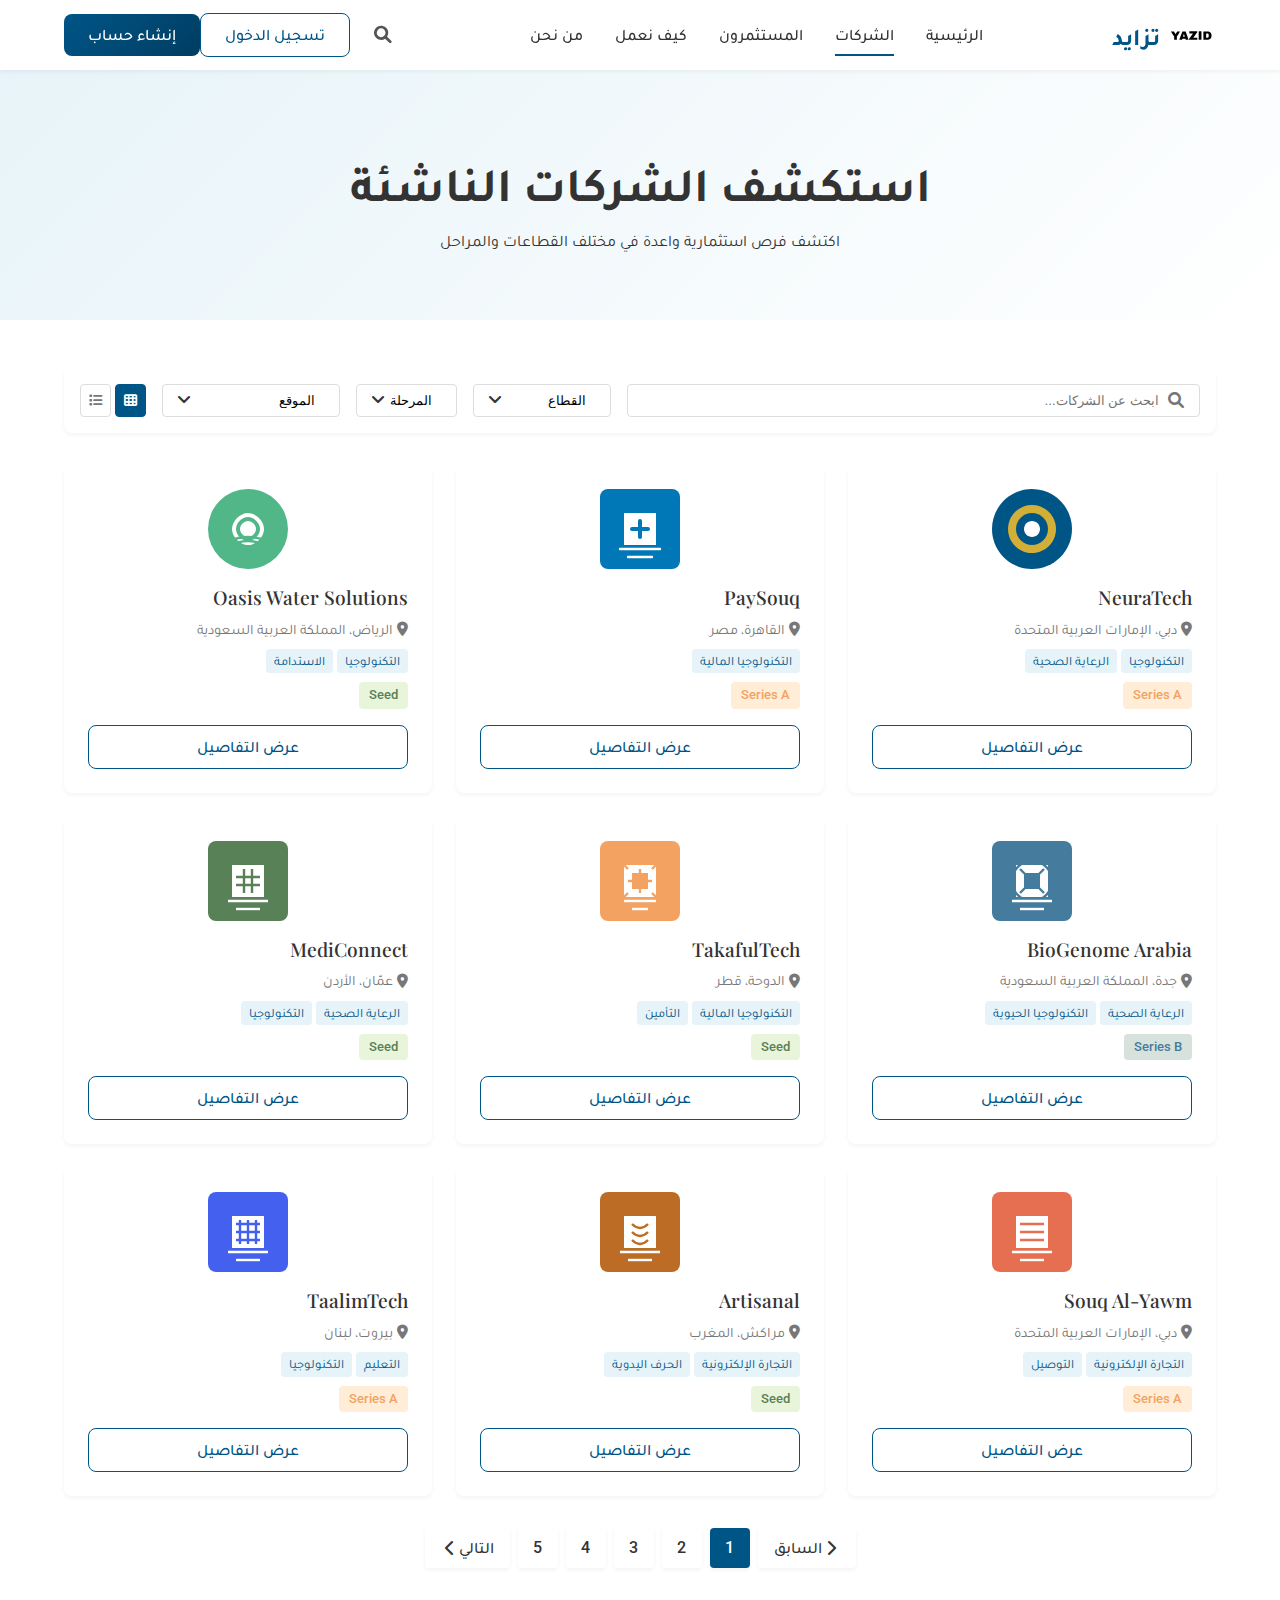
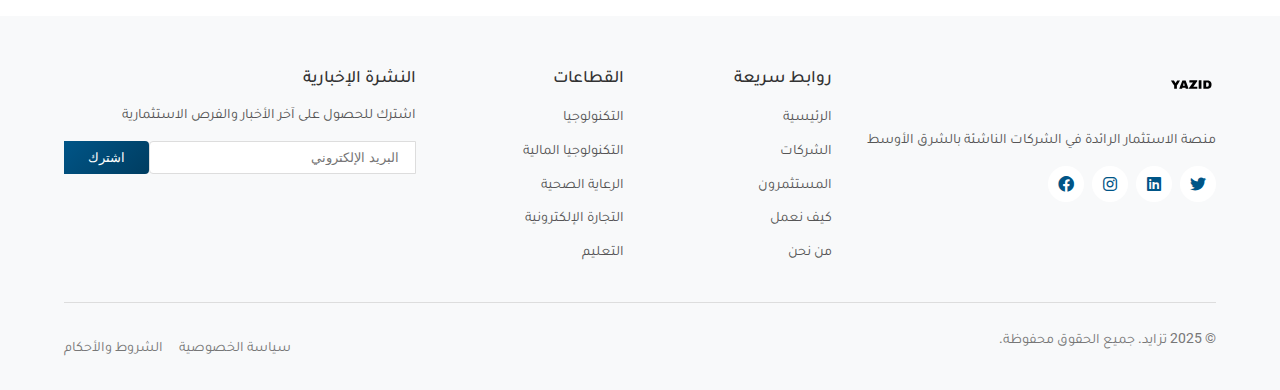
<file: companies.html>
<!DOCTYPE html>
<html lang="ar" dir="rtl">
<head>
    <meta charset="UTF-8">
    <meta name="viewport" content="width=device-width, initial-scale=1.0">
    <title>الشركات - تزايد</title>
    <link rel="stylesheet" href="css/styles.css">
    <link rel="stylesheet" href="https://cdnjs.cloudflare.com/ajax/libs/font-awesome/6.0.0/css/all.min.css">
    <!-- Google Fonts -->
    <link rel="preconnect" href="https://fonts.googleapis.com">
    <link rel="preconnect" href="https://fonts.gstatic.com" crossorigin>
    <link href="https://fonts.googleapis.com/css2?family=Playfair+Display:wght@400;500;600;700&family=Roboto:wght@300;400;500;700&family=Tajawal:wght@300;400;500;700&display=swap" rel="stylesheet">
    <style>
        /* Additional styles specific to companies page */
        .companies-header {
            padding: 150px 0 50px;
            background: linear-gradient(135deg, var(--background-blue-light) 0%, var(--background-light) 100%);
            text-align: center;
        }
        
        .filter-bar {
            background: white;
            border-radius: var(--radius-md);
            box-shadow: var(--shadow-sm);
            padding: var(--spacing-md);
            margin-bottom: var(--spacing-xl);
            display: flex;
            flex-wrap: wrap;
            gap: var(--spacing-md);
            align-items: center;
        }
        
        .filter-search {
            flex: 1;
            min-width: 250px;
            position: relative;
        }
        
        .filter-search input {
            width: 100%;
            padding: var(--spacing-sm) var(--spacing-md);
            padding-right: 40px;
            border: 1px solid #ddd;
            border-radius: var(--radius-sm);
        }
        
        .filter-search i {
            position: absolute;
            right: var(--spacing-md);
            top: 50%;
            transform: translateY(-50%);
            color: var(--text-light);
        }
        
        .filter-dropdown {
            position: relative;
        }
        
        .filter-dropdown select {
            padding: var(--spacing-sm) var(--spacing-lg) var(--spacing-sm) var(--spacing-md);
            border: 1px solid #ddd;
            border-radius: var(--radius-sm);
            background: white;
            appearance: none;
            -webkit-appearance: none;
            cursor: pointer;
        }
        
        .filter-dropdown::after {
            content: '\f107';
            font-family: 'Font Awesome 5 Free';
            font-weight: 900;
            position: absolute;
            left: var(--spacing-md);
            top: 50%;
            transform: translateY(-50%);
            pointer-events: none;
        }
        
        .view-toggle {
            display: flex;
            gap: var(--spacing-xs);
        }
        
        .view-toggle button {
            background: none;
            border: 1px solid #ddd;
            border-radius: var(--radius-sm);
            padding: var(--spacing-sm);
            cursor: pointer;
            color: var(--text-light);
            transition: all var(--transition-fast);
        }
        
        .view-toggle button.active {
            background: var(--primary-blue);
            color: white;
            border-color: var(--primary-blue);
        }
        
        .companies-grid {
            display: grid;
            grid-template-columns: repeat(3, 1fr);
            gap: var(--spacing-lg);
            margin-bottom: var(--spacing-xl);
        }
        
        .companies-list {
            display: none;
        }
        
        .companies-list .company-list-item {
            display: flex;
            background: white;
            border-radius: var(--radius-md);
            box-shadow: var(--shadow-sm);
            padding: var(--spacing-md);
            margin-bottom: var(--spacing-md);
            transition: transform var(--transition-medium), box-shadow var(--transition-medium);
        }
        
        .companies-list .company-list-item:hover {
            transform: translateY(-3px);
            box-shadow: var(--shadow-md);
        }
        
        .companies-list .company-logo {
            flex: 0 0 100px;
            height: 100px;
            margin-left: var(--spacing-lg);
            margin-bottom: 0;
        }
        
        .companies-list .company-info {
            flex: 1;
        }
        
        .companies-list .company-info h3 {
            margin-bottom: var(--spacing-xs);
        }
        
        .companies-list .company-meta {
            display: flex;
            flex-wrap: wrap;
            gap: var(--spacing-md);
            margin-bottom: var(--spacing-sm);
        }
        
        .companies-list .company-meta-item {
            display: flex;
            align-items: center;
            color: var(--text-medium);
            font-size: 0.9rem;
        }
        
        .companies-list .company-meta-item i {
            margin-left: var(--spacing-xs);
            color: var(--primary-blue);
        }
        
        .companies-list .company-description {
            margin-bottom: var(--spacing-md);
            color: var(--text-medium);
        }
        
        .companies-list .company-actions {
            display: flex;
            align-items: center;
            justify-content: space-between;
        }
        
        .companies-list .company-tags {
            display: flex;
            flex-wrap: wrap;
            gap: var(--spacing-xs);
        }
        
        .pagination {
            display: flex;
            justify-content: center;
            gap: var(--spacing-sm);
            margin-top: var(--spacing-xl);
        }
        
        .pagination a {
            display: flex;
            align-items: center;
            justify-content: center;
            width: 40px;
            height: 40px;
            border-radius: var(--radius-sm);
            background: white;
            color: var(--text-dark);
            font-weight: 500;
            box-shadow: var(--shadow-sm);
            transition: all var(--transition-fast);
        }
        
        .pagination a:hover {
            background: var(--background-blue-light);
            color: var(--primary-blue);
        }
        
        .pagination a.active {
            background: var(--primary-blue);
            color: white;
        }
        
        .pagination a.prev,
        .pagination a.next {
            width: auto;
            padding: 0 var(--spacing-md);
        }
        
        .pagination a.prev i,
        .pagination a.next i {
            margin: 0 var(--spacing-xs);
        }
        
        .no-results {
            text-align: center;
            padding: var(--spacing-xl) 0;
        }
        
        .no-results i {
            font-size: 3rem;
            color: var(--text-light);
            margin-bottom: var(--spacing-md);
        }
        
        .no-results h3 {
            margin-bottom: var(--spacing-sm);
        }
        
        .no-results p {
            color: var(--text-medium);
            margin-bottom: var(--spacing-lg);
        }
        
        @media (max-width: 1024px) {
            .companies-grid {
                grid-template-columns: repeat(2, 1fr);
            }
        }
        
        @media (max-width: 768px) {
            .filter-bar {
                flex-direction: column;
                align-items: stretch;
            }
            
            .filter-dropdown select {
                width: 100%;
            }
            
            .view-toggle {
                align-self: flex-end;
            }
            
            .companies-grid {
                grid-template-columns: 1fr;
            }
            
            .companies-list .company-list-item {
                flex-direction: column;
            }
            
            .companies-list .company-logo {
                margin: 0 auto var(--spacing-md);
            }
            
            .companies-list .company-actions {
                flex-direction: column;
                gap: var(--spacing-sm);
            }
            
            .companies-list .company-tags {
                justify-content: center;
                margin-bottom: var(--spacing-sm);
            }
        }
    </style>
</head>
<body>
    <!-- Header -->
    <header class="site-header">
        <div class="container">
            <div class="header-inner">
                <div class="logo">
                    <a href="index.html">
                        <img src="images/logo.svg" alt="تزايد">
                        <span class="logo-text">تزايد</span>
                    </a>
                </div>
                <nav class="main-nav">
                    <ul>
                        <li><a href="index.html">الرئيسية</a></li>
                        <li><a href="companies.html" class="active">الشركات</a></li>
                        <li><a href="investors.html">المستثمرون</a></li>
                        <li><a href="how-it-works.html">كيف نعمل</a></li>
                        <li><a href="about.html">من نحن</a></li>
                    </ul>
                </nav>
                <div class="header-actions">
                    <div class="search-container">
                        <button class="search-toggle">
                            <i class="fas fa-search"></i>
                        </button>
                        <div class="search-dropdown">
                            <form action="search-results.html" method="get">
                                <input type="text" placeholder="ابحث عن الشركات..." name="query">
                                <button type="submit"><i class="fas fa-search"></i></button>
                            </form>
                        </div>
                    </div>
                    <div class="auth-buttons">
                        <a href="login.html" class="btn btn-outline">تسجيل الدخول</a>
                        <a href="register.html" class="btn btn-primary">إنشاء حساب</a>
                    </div>
                    <button class="mobile-menu-toggle">
                        <span></span>
                        <span></span>
                        <span></span>
                    </button>
                </div>
            </div>
        </div>
    </header>

    <!-- Companies Header -->
    <section class="companies-header">
        <div class="container">
            <h1>استكشف الشركات الناشئة</h1>
            <p>اكتشف فرص استثمارية واعدة في مختلف القطاعات والمراحل</p>
        </div>
    </section>

    <!-- Companies Content -->
    <section class="companies-content">
        <div class="container">
            <!-- Filter Bar -->
            <div class="filter-bar">
                <div class="filter-search">
                    <input type="text" placeholder="ابحث عن الشركات...">
                    <i class="fas fa-search"></i>
                </div>
                <div class="filter-dropdown">
                    <select id="sector-filter">
                        <option value="">القطاع</option>
                        <option value="tech">التكنولوجيا</option>
                        <option value="fintech">التكنولوجيا المالية</option>
                        <option value="healthcare">الرعاية الصحية</option>
                        <option value="ecommerce">التجارة الإلكترونية</option>
                        <option value="education">التعليم</option>
                        <option value="sustainability">الاستدامة</option>
                    </select>
                </div>
                <div class="filter-dropdown">
                    <select id="stage-filter">
                        <option value="">المرحلة</option>
                        <option value="seed">Seed</option>
                        <option value="series-a">Series A</option>
                        <option value="series-b">Series B</option>
                        <option value="series-c">Series C+</option>
                    </select>
                </div>
                <div class="filter-dropdown">
                    <select id="location-filter">
                        <option value="">الموقع</option>
                        <option value="uae">الإمارات العربية المتحدة</option>
                        <option value="ksa">المملكة العربية السعودية</option>
                        <option value="egypt">مصر</option>
                        <option value="jordan">الأردن</option>
                        <option value="qatar">قطر</option>
                        <option value="morocco">المغرب</option>
                        <option value="lebanon">لبنان</option>
                    </select>
                </div>
                <div class="view-toggle">
                    <button id="grid-view" class="active"><i class="fas fa-th"></i></button>
                    <button id="list-view"><i class="fas fa-list"></i></button>
                </div>
            </div>

            <!-- Companies Grid View -->
            <div class="companies-grid">
                <!-- Company Card 1 -->
                <div class="company-card">
                    <div class="company-logo">
                        <img src="images/companies/neuratech.svg" alt="NeuraTech">
                    </div>
                    <h3>NeuraTech</h3>
                    <div class="company-location">
                        <i class="fas fa-map-marker-alt"></i>
                        <span>دبي، الإمارات العربية المتحدة</span>
                    </div>
                    <div class="company-sector">
                        <span class="tag">التكنولوجيا</span>
                        <span class="tag">الرعاية الصحية</span>
                    </div>
                    <div class="company-stage">
                        <span class="stage-indicator series-a">Series A</span>
                    </div>
                    <a href="company-detail.html?id=neuratech" class="btn btn-outline btn-block">عرض التفاصيل</a>
                </div>

                <!-- Company Card 2 -->
                <div class="company-card">
                    <div class="company-logo">
                        <img src="images/companies/paysouq.svg" alt="PaySouq">
                    </div>
                    <h3>PaySouq</h3>
                    <div class="company-location">
                        <i class="fas fa-map-marker-alt"></i>
                        <span>القاهرة، مصر</span>
                    </div>
                    <div class="company-sector">
                        <span class="tag">التكنولوجيا المالية</span>
                    </div>
                    <div class="company-stage">
                        <span class="stage-indicator series-a">Series A</span>
                    </div>
                    <a href="company-detail.html?id=paysouq" class="btn btn-outline btn-block">عرض التفاصيل</a>
                </div>

                <!-- Company Card 3 -->
                <div class="company-card">
                    <div class="company-logo">
                        <img src="images/companies/oasis.svg" alt="Oasis Water Solutions">
                    </div>
                    <h3>Oasis Water Solutions</h3>
                    <div class="company-location">
                        <i class="fas fa-map-marker-alt"></i>
                        <span>الرياض، المملكة العربية السعودية</span>
                    </div>
                    <div class="company-sector">
                        <span class="tag">التكنولوجيا</span>
                        <span class="tag">الاستدامة</span>
                    </div>
                    <div class="company-stage">
                        <span class="stage-indicator seed">Seed</span>
                    </div>
                    <a href="company-detail.html?id=oasis" class="btn btn-outline btn-block">عرض التفاصيل</a>
                </div>

                <!-- Company Card 4 -->
                <div class="company-card">
                    <div class="company-logo">
                        <img src="images/companies/biogenome.svg" alt="BioGenome Arabia">
                    </div>
                    <h3>BioGenome Arabia</h3>
                    <div class="company-location">
                        <i class="fas fa-map-marker-alt"></i>
                        <span>جدة، المملكة العربية السعودية</span>
                    </div>
                    <div class="company-sector">
                        <span class="tag">الرعاية الصحية</span>
                        <span class="tag">التكنولوجيا الحيوية</span>
                    </div>
                    <div class="company-stage">
                        <span class="stage-indicator series-b">Series B</span>
                    </div>
                    <a href="company-detail.html?id=biogenome" class="btn btn-outline btn-block">عرض التفاصيل</a>
                </div>

                <!-- Company Card 5 -->
                <div class="company-card">
                    <div class="company-logo">
                        <img src="images/companies/takafultech.svg" alt="TakafulTech">
                    </div>
                    <h3>TakafulTech</h3>
                    <div class="company-location">
                        <i class="fas fa-map-marker-alt"></i>
                        <span>الدوحة، قطر</span>
                    </div>
                    <div class="company-sector">
                        <span class="tag">التكنولوجيا المالية</span>
                        <span class="tag">التأمين</span>
                    </div>
                    <div class="company-stage">
                        <span class="stage-indicator seed">Seed</span>
                    </div>
                    <a href="company-detail.html?id=takafultech" class="btn btn-outline btn-block">عرض التفاصيل</a>
                </div>

                <!-- Company Card 6 -->
                <div class="company-card">
                    <div class="company-logo">
                        <img src="images/companies/mediconnect.svg" alt="MediConnect">
                    </div>
                    <h3>MediConnect</h3>
                    <div class="company-location">
                        <i class="fas fa-map-marker-alt"></i>
                        <span>عمّان، الأردن</span>
                    </div>
                    <div class="company-sector">
                        <span class="tag">الرعاية الصحية</span>
                        <span class="tag">التكنولوجيا</span>
                    </div>
                    <div class="company-stage">
                        <span class="stage-indicator seed">Seed</span>
                    </div>
                    <a href="company-detail.html?id=mediconnect" class="btn btn-outline btn-block">عرض التفاصيل</a>
                </div>

                <!-- Company Card 7 -->
                <div class="company-card">
                    <div class="company-logo">
                        <img src="images/companies/souqalyawm.svg" alt="Souq Al-Yawm">
                    </div>
                    <h3>Souq Al-Yawm</h3>
                    <div class="company-location">
                        <i class="fas fa-map-marker-alt"></i>
                        <span>دبي، الإمارات العربية المتحدة</span>
                    </div>
                    <div class="company-sector">
                        <span class="tag">التجارة الإلكترونية</span>
                        <span class="tag">التوصيل</span>
                    </div>
                    <div class="company-stage">
                        <span class="stage-indicator series-a">Series A</span>
                    </div>
                    <a href="company-detail.html?id=souqalyawm" class="btn btn-outline btn-block">عرض التفاصيل</a>
                </div>

                <!-- Company Card 8 -->
                <div class="company-card">
                    <div class="company-logo">
                        <img src="images/companies/artisanal.svg" alt="Artisanal">
                    </div>
                    <h3>Artisanal</h3>
                    <div class="company-location">
                        <i class="fas fa-map-marker-alt"></i>
                        <span>مراكش، المغرب</span>
                    </div>
                    <div class="company-sector">
                        <span class="tag">التجارة الإلكترونية</span>
                        <span class="tag">الحرف اليدوية</span>
                    </div>
                    <div class="company-stage">
                        <span class="stage-indicator seed">Seed</span>
                    </div>
                    <a href="company-detail.html?id=artisanal" class="btn btn-outline btn-block">عرض التفاصيل</a>
                </div>

                <!-- Company Card 9 -->
                <div class="company-card">
                    <div class="company-logo">
                        <img src="images/companies/taalimtech.svg" alt="TaalimTech">
                    </div>
                    <h3>TaalimTech</h3>
                    <div class="company-location">
                        <i class="fas fa-map-marker-alt"></i>
                        <span>بيروت، لبنان</span>
                    </div>
                    <div class="company-sector">
                        <span class="tag">التعليم</span>
                        <span class="tag">التكنولوجيا</span>
                    </div>
                    <div class="company-stage">
                        <span class="stage-indicator series-a">Series A</span>
                    </div>
                    <a href="company-detail.html?id=taalimtech" class="btn btn-outline btn-block">عرض التفاصيل</a>
                </div>
            </div>

            <!-- Companies List View (Hidden by default) -->
            <div class="companies-list">
                <!-- Company List Item 1 -->
                <div class="company-list-item">
                    <div class="company-logo">
                        <img src="images/companies/neuratech.svg" alt="NeuraTech">
                    </div>
                    <div class="company-info">
                        <h3>NeuraTech</h3>
                        <div class="company-meta">
                            <div class="company-meta-item">
                                <i class="fas fa-map-marker-alt"></i>
                                <span>دبي، الإمارات العربية المتحدة</span>
                            </div>
                            <div class="company-meta-item">
                                <i class="fas fa-chart-line"></i>
                                <span>Series A</span>
                            </div>
                            <div class="company-meta-item">
                                <i class="fas fa-dollar-sign"></i>
                                <span>$5M</span>
                            </div>
                        </div>
                        <div class="company-description">
                            تطور NeuraTech تقنية واجهة عصبية مدعومة بالذكاء الاصطناعي للتطبيقات الصحية، مع التركيز على إعادة التأهيل والأجهزة المساعدة.
                        </div>
                        <div class="company-actions">
                            <div class="company-tags">
                                <span class="tag">التكنولوجيا</span>
                                <span class="tag">الرعاية الصحية</span>
                                <span class="tag">الذكاء الاصطناعي</span>
                            </div>
                            <a href="company-detail.html?id=neuratech" class="btn btn-outline">عرض التفاصيل</a>
                        </div>
                    </div>
                </div>

                <!-- Additional list items would be here -->
            </div>

            <!-- Pagination -->
            <div class="pagination">
                <a href="#" class="prev"><i class="fas fa-chevron-right"></i> السابق</a>
                <a href="#" class="active">1</a>
                <a href="#">2</a>
                <a href="#">3</a>
                <a href="#">4</a>
                <a href="#">5</a>
                <a href="#" class="next">التالي <i class="fas fa-chevron-left"></i></a>
            </div>
        </div>
    </section>

    <!-- Footer -->
    <footer class="site-footer">
        <div class="container">
            <div class="footer-grid">
                <div class="footer-logo">
                    <img src="images/logo.svg" alt="تزايد">
                    <p>منصة الاستثمار الرائدة في الشركات الناشئة بالشرق الأوسط</p>
                    <div class="social-links">
                        <a href="#"><i class="fab fa-twitter"></i></a>
                        <a href="#"><i class="fab fa-linkedin"></i></a>
                        <a href="#"><i class="fab fa-instagram"></i></a>
                        <a href="#"><i class="fab fa-facebook"></i></a>
                    </div>
                </div>
                <div class="footer-links">
                    <h3>روابط سريعة</h3>
                    <ul>
                        <li><a href="index.html">الرئيسية</a></li>
                        <li><a href="companies.html">الشركات</a></li>
                        <li><a href="investors.html">المستثمرون</a></li>
                        <li><a href="how-it-works.html">كيف نعمل</a></li>
                        <li><a href="about.html">من نحن</a></li>
                    </ul>
                </div>
                <div class="footer-links">
                    <h3>القطاعات</h3>
                    <ul>
                        <li><a href="companies.html?sector=tech">التكنولوجيا</a></li>
                        <li><a href="companies.html?sector=fintech">التكنولوجيا المالية</a></li>
                        <li><a href="companies.html?sector=healthcare">الرعاية الصحية</a></li>
                        <li><a href="companies.html?sector=ecommerce">التجارة الإلكترونية</a></li>
                        <li><a href="companies.html?sector=education">التعليم</a></li>
                    </ul>
                </div>
                <div class="footer-newsletter">
                    <h3>النشرة الإخبارية</h3>
                    <p>اشترك للحصول على آخر الأخبار والفرص الاستثمارية</p>
                    <form class="newsletter-form">
                        <input type="email" placeholder="البريد الإلكتروني" required>
                        <button type="submit" class="btn btn-primary">اشترك</button>
                    </form>
                </div>
            </div>
            <div class="footer-bottom">
                <p>&copy; 2025 تزايد. جميع الحقوق محفوظة.</p>
                <div class="footer-legal">
                    <a href="#">سياسة الخصوصية</a>
                    <a href="#">الشروط والأحكام</a>
                </div>
            </div>
        </div>
    </footer>

    <script src="js/main.js"></script>
    <script>
        document.addEventListener('DOMContentLoaded', function() {
            // View toggle functionality
            const gridView = document.getElementById('grid-view');
            const listView = document.getElementById('list-view');
            const companiesGrid = document.querySelector('.companies-grid');
            const companiesList = document.querySelector('.companies-list');
            
            if (gridView && listView && companiesGrid && companiesList) {
                gridView.addEventListener('click', function() {
                    gridView.classList.add('active');
                    listView.classList.remove('active');
                    companiesGrid.style.display = 'grid';
                    companiesList.style.display = 'none';
                });
                
                listView.addEventListener('click', function() {
                    listView.classList.add('active');
                    gridView.classList.remove('active');
                    companiesList.style.display = 'block';
                    companiesGrid.style.display = 'none';
                });
            }
            
            // Filter functionality
            const sectorFilter = document.getElementById('sector-filter');
            const stageFilter = document.getElementById('stage-filter');
            const locationFilter = document.getElementById('location-filter');
            const searchInput = document.querySelector('.filter-search input');
            
            // Simple filter implementation (would be more robust in production)
            function applyFilters() {
                const sector = sectorFilter.value;
                const stage = stageFilter.value;
                const location = locationFilter.value;
                const search = searchInput.value.toLowerCase();
                
                // For demonstration purposes, just log the filter values
                console.log('Filters applied:', { sector, stage, location, search });
                
                // In a real implementation, this would filter the companies based on the selected criteria
                // For now, we'll just show a message
                alert('تم تطبيق الفلاتر: ' + 
                      (sector ? 'القطاع: ' + sector : '') + 
                      (stage ? ' | المرحلة: ' + stage : '') + 
                      (location ? ' | الموقع: ' + location : '') + 
                      (search ? ' | البحث: ' + search : ''));
            }
            
            if (sectorFilter && stageFilter && locationFilter && searchInput) {
                sectorFilter.addEventListener('change', applyFilters);
                stageFilter.addEventListener('change', applyFilters);
                locationFilter.addEventListener('change', applyFilters);
                
                // Add debounce for search input
                let searchTimeout;
                searchInput.addEventListener('input', function() {
                    clearTimeout(searchTimeout);
                    searchTimeout = setTimeout(applyFilters, 500);
                });
            }
        });
    </script>
</body>
</html>
</file>
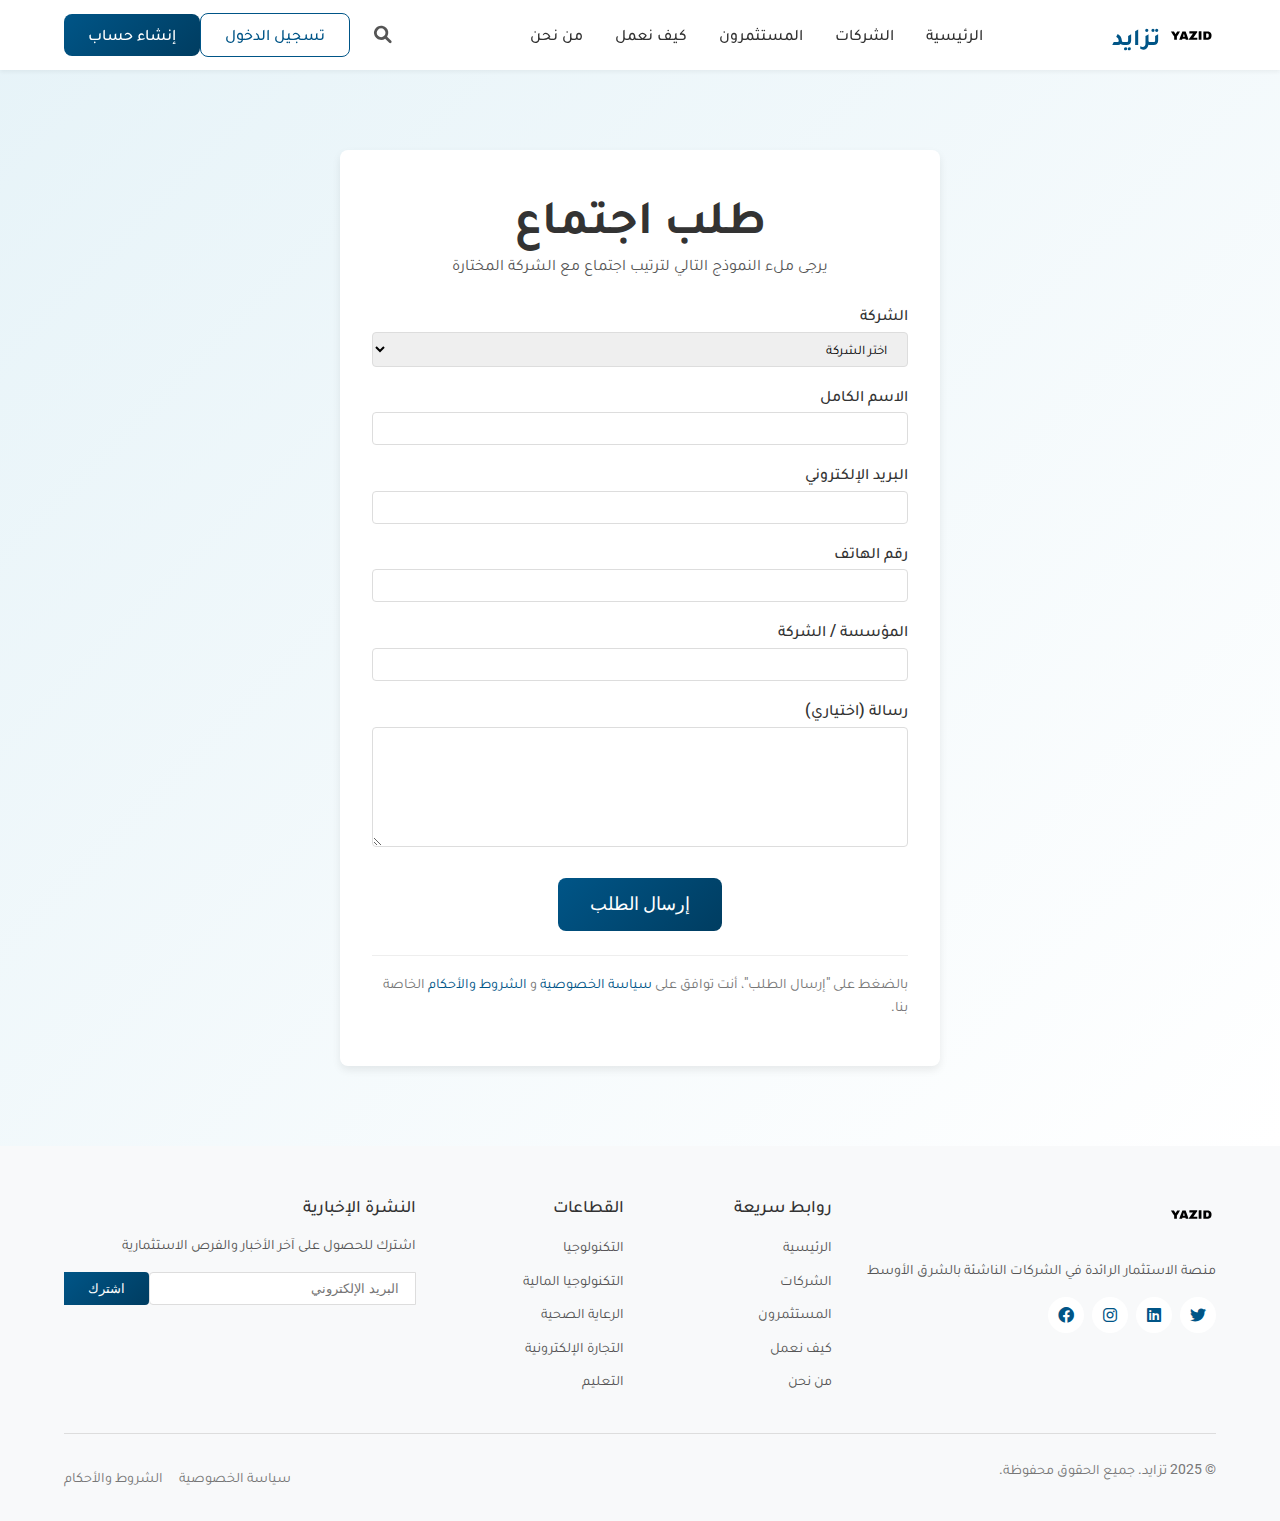
<file: meeting-form.html>
<!DOCTYPE html>
<html lang="ar" dir="rtl">
<head>
    <meta charset="UTF-8">
    <meta name="viewport" content="width=device-width, initial-scale=1.0">
    <title>نموذج طلب اجتماع - تزايد</title>
    <link rel="stylesheet" href="css/styles.css">
    <link rel="stylesheet" href="https://cdnjs.cloudflare.com/ajax/libs/font-awesome/6.0.0/css/all.min.css">
    <!-- Google Fonts -->
    <link rel="preconnect" href="https://fonts.googleapis.com">
    <link rel="preconnect" href="https://fonts.gstatic.com" crossorigin>
    <link href="https://fonts.googleapis.com/css2?family=Playfair+Display:wght@400;500;600;700&family=Roboto:wght@300;400;500;700&family=Tajawal:wght@300;400;500;700&display=swap" rel="stylesheet">
    <style>
        /* Additional styles specific to meeting form page */
        .meeting-form-section {
            padding: 150px 0 80px;
            background: linear-gradient(135deg, var(--background-blue-light) 0%, var(--background-light) 100%);
        }
        
        .form-container {
            max-width: 600px;
            margin: 0 auto;
            background: white;
            border-radius: var(--radius-md);
            box-shadow: var(--shadow-md);
            padding: var(--spacing-xl);
        }
        
        .form-header {
            text-align: center;
            margin-bottom: var(--spacing-lg);
        }
        
        .form-header h1 {
            margin-bottom: var(--spacing-sm);
        }
        
        .form-header p {
            color: var(--text-medium);
        }
        
        .form-group {
            margin-bottom: var(--spacing-md);
        }
        
        .form-group label {
            display: block;
            margin-bottom: var(--spacing-xs);
            font-weight: 500;
        }
        
        .form-control {
            width: 100%;
            padding: var(--spacing-sm) var(--spacing-md);
            border: 1px solid #ddd;
            border-radius: var(--radius-sm);
            font-family: var(--font-body);
            transition: border-color var(--transition-fast);
        }
        
        .form-control:focus {
            outline: none;
            border-color: var(--primary-blue);
            box-shadow: 0 0 0 3px rgba(0, 85, 135, 0.1);
        }
        
        .form-control.error {
            border-color: var(--error);
        }
        
        .error-message {
            color: var(--error);
            font-size: 0.85rem;
            margin-top: var(--spacing-xs);
        }
        
        textarea.form-control {
            min-height: 120px;
            resize: vertical;
        }
        
        .form-footer {
            margin-top: var(--spacing-lg);
            text-align: center;
        }
        
        .form-footer .btn {
            min-width: 150px;
        }
        
        .success-message {
            text-align: center;
            padding: var(--spacing-xl) 0;
        }
        
        .success-message i {
            font-size: 4rem;
            color: var(--success);
            margin-bottom: var(--spacing-md);
        }
        
        .success-message h3 {
            margin-bottom: var(--spacing-md);
        }
        
        .success-message p {
            margin-bottom: var(--spacing-lg);
            color: var(--text-medium);
        }
        
        .form-note {
            margin-top: var(--spacing-lg);
            padding-top: var(--spacing-md);
            border-top: 1px solid #eee;
            font-size: 0.9rem;
            color: var(--text-light);
        }
        
        .loading-indicator {
            display: none;
            text-align: center;
            padding: var(--spacing-md) 0;
        }
        
        .loading-indicator .spinner {
            display: inline-block;
            width: 40px;
            height: 40px;
            border: 4px solid rgba(0, 85, 135, 0.1);
            border-radius: 50%;
            border-top-color: var(--primary-blue);
            animation: spin 1s ease-in-out infinite;
        }
        
        @keyframes spin {
            to { transform: rotate(360deg); }
        }
        
        @media (max-width: 768px) {
            .form-container {
                padding: var(--spacing-lg);
            }
        }
    </style>
</head>
<body>
    <!-- Header -->
    <header class="site-header">
        <div class="container">
            <div class="header-inner">
                <div class="logo">
                    <a href="index.html">
                        <img src="images/logo.svg" alt="تزايد">
                        <span class="logo-text">تزايد</span>
                    </a>
                </div>
                <nav class="main-nav">
                    <ul>
                        <li><a href="index.html">الرئيسية</a></li>
                        <li><a href="companies.html">الشركات</a></li>
                        <li><a href="investors.html">المستثمرون</a></li>
                        <li><a href="how-it-works.html">كيف نعمل</a></li>
                        <li><a href="about.html">من نحن</a></li>
                    </ul>
                </nav>
                <div class="header-actions">
                    <div class="search-container">
                        <button class="search-toggle">
                            <i class="fas fa-search"></i>
                        </button>
                        <div class="search-dropdown">
                            <form action="search-results.html" method="get">
                                <input type="text" placeholder="ابحث عن الشركات..." name="query">
                                <button type="submit"><i class="fas fa-search"></i></button>
                            </form>
                        </div>
                    </div>
                    <div class="auth-buttons">
                        <a href="login.html" class="btn btn-outline">تسجيل الدخول</a>
                        <a href="register.html" class="btn btn-primary">إنشاء حساب</a>
                    </div>
                    <button class="mobile-menu-toggle">
                        <span></span>
                        <span></span>
                        <span></span>
                    </button>
                </div>
            </div>
        </div>
    </header>

    <!-- Meeting Form Section -->
    <section class="meeting-form-section">
        <div class="container">
            <div class="form-container">
                <div class="form-header">
                    <h1>طلب اجتماع</h1>
                    <p>يرجى ملء النموذج التالي لترتيب اجتماع مع الشركة المختارة</p>
                </div>
                
                <form id="meeting-form">
                    <div class="form-group">
                        <label for="company">الشركة</label>
                        <select id="company" name="company" class="form-control" required>
                            <option value="">اختر الشركة</option>
                            <option value="NeuraTech">NeuraTech</option>
                            <option value="PaySouq">PaySouq</option>
                            <option value="Oasis Water Solutions">Oasis Water Solutions</option>
                            <option value="BioGenome Arabia">BioGenome Arabia</option>
                            <option value="TakafulTech">TakafulTech</option>
                            <option value="MediConnect">MediConnect</option>
                            <option value="Souq Al-Yawm">Souq Al-Yawm</option>
                            <option value="Artisanal">Artisanal</option>
                            <option value="TaalimTech">TaalimTech</option>
                        </select>
                    </div>
                    
                    <div class="form-group">
                        <label for="name">الاسم الكامل</label>
                        <input type="text" id="name" name="name" class="form-control" required>
                    </div>
                    
                    <div class="form-group">
                        <label for="email">البريد الإلكتروني</label>
                        <input type="email" id="email" name="email" class="form-control" required>
                    </div>
                    
                    <div class="form-group">
                        <label for="phone">رقم الهاتف</label>
                        <input type="tel" id="phone" name="phone" class="form-control" required>
                    </div>
                    
                    <div class="form-group">
                        <label for="organization">المؤسسة / الشركة</label>
                        <input type="text" id="organization" name="organization" class="form-control" required>
                    </div>
                    
                    <div class="form-group">
                        <label for="message">رسالة (اختياري)</label>
                        <textarea id="message" name="message" class="form-control" rows="4"></textarea>
                    </div>
                    
                    <div class="loading-indicator" id="loading-indicator">
                        <div class="spinner"></div>
                        <p>جاري إرسال طلبك...</p>
                    </div>
                    
                    <div class="form-footer">
                        <button type="submit" class="btn btn-primary btn-large">إرسال الطلب</button>
                    </div>
                    
                    <div class="form-note">
                        <p>بالضغط على "إرسال الطلب"، أنت توافق على <a href="#">سياسة الخصوصية</a> و <a href="#">الشروط والأحكام</a> الخاصة بنا.</p>
                    </div>
                </form>
            </div>
        </div>
    </section>

    <!-- Footer -->
    <footer class="site-footer">
        <div class="container">
            <div class="footer-grid">
                <div class="footer-logo">
                    <img src="images/logo.svg" alt="تزايد">
                    <p>منصة الاستثمار الرائدة في الشركات الناشئة بالشرق الأوسط</p>
                    <div class="social-links">
                        <a href="#"><i class="fab fa-twitter"></i></a>
                        <a href="#"><i class="fab fa-linkedin"></i></a>
                        <a href="#"><i class="fab fa-instagram"></i></a>
                        <a href="#"><i class="fab fa-facebook"></i></a>
                    </div>
                </div>
                <div class="footer-links">
                    <h3>روابط سريعة</h3>
                    <ul>
                        <li><a href="index.html">الرئيسية</a></li>
                        <li><a href="companies.html">الشركات</a></li>
                        <li><a href="investors.html">المستثمرون</a></li>
                        <li><a href="how-it-works.html">كيف نعمل</a></li>
                        <li><a href="about.html">من نحن</a></li>
                    </ul>
                </div>
                <div class="footer-links">
                    <h3>القطاعات</h3>
                    <ul>
                        <li><a href="companies.html?sector=tech">التكنولوجيا</a></li>
                        <li><a href="companies.html?sector=fintech">التكنولوجيا المالية</a></li>
                        <li><a href="companies.html?sector=healthcare">الرعاية الصحية</a></li>
                        <li><a href="companies.html?sector=ecommerce">التجارة الإلكترونية</a></li>
                        <li><a href="companies.html?sector=education">التعليم</a></li>
                    </ul>
                </div>
                <div class="footer-newsletter">
                    <h3>النشرة الإخبارية</h3>
                    <p>اشترك للحصول على آخر الأخبار والفرص الاستثمارية</p>
                    <form class="newsletter-form">
                        <input type="email" placeholder="البريد الإلكتروني" required>
                        <button type="submit" class="btn btn-primary">اشترك</button>
                    </form>
                </div>
            </div>
            <div class="footer-bottom">
                <p>&copy; 2025 تزايد. جميع الحقوق محفوظة.</p>
                <div class="footer-legal">
                    <a href="#">سياسة الخصوصية</a>
                    <a href="#">الشروط والأحكام</a>
                </div>
            </div>
        </div>
    </footer>

    <script src="js/main.js"></script>
    <script>
        document.addEventListener('DOMContentLoaded', function() {
            const meetingForm = document.getElementById('meeting-form');
            const loadingIndicator = document.getElementById('loading-indicator');
            
            if (meetingForm) {
                meetingForm.addEventListener('submit', function(e) {
                    e.preventDefault();
                    
                    if (!validateForm(this)) {
                        return;
                    }
                    
                    // Show loading indicator
                    loadingIndicator.style.display = 'block';
                    
                    // Disable submit button
                    const submitButton = this.querySelector('button[type="submit"]');
                    const originalText = submitButton.textContent;
                    submitButton.disabled = true;
                    submitButton.textContent = 'جاري الإرسال...';
                    
                    // Collect form data
                    const formData = new FormData(this);
                    const data = {};
                    
                    for (const [key, value] of formData.entries()) {
                        data[key] = value;
                    }
                    
                    // In a real implementation, this would send data to Google Apps Script
                    // For demo purposes, we'll simulate a successful submission
                    
                    // Replace this with actual Google Apps Script Web App URL
                    const scriptURL = 'GOOGLE_APPS_SCRIPT_URL';
                    
                    // Simulate API call with timeout
                    setTimeout(() => {
                        // Show success message
                        const formContainer = document.querySelector('.form-container');
                        formContainer.innerHTML = `
                            <div class="success-message">
                                <i class="fas fa-check-circle"></i>
                                <h3>تم إرسال طلبك بنجاح!</h3>
                                <p>سنتواصل معك قريباً لترتيب الاجتماع مع ${data.company}.</p>
                                <a href="index.html" class="btn btn-primary">العودة للرئيسية</a>
                            </div>
                        `;
                        
                        // In production, this would be:
                        /*
                        fetch(scriptURL, {
                            method: 'POST',
                            body: JSON.stringify(data),
                            headers: {
                                'Content-Type': 'application/json'
                            }
                        })
                        .then(response => {
                            if (!response.ok) {
                                throw new Error('Network response was not ok');
                            }
                            return response.json();
                        })
                        .then(result => {
                            // Show success message
                            const formContainer = document.querySelector('.form-container');
                            formContainer.innerHTML = `
                                <div class="success-message">
                                    <i class="fas fa-check-circle"></i>
                                    <h3>تم إرسال طلبك بنجاح!</h3>
                                    <p>سنتواصل معك قريباً لترتيب الاجتماع مع ${data.company}.</p>
                                    <a href="index.html" class="btn btn-primary">العودة للرئيسية</a>
                                </div>
                            `;
                        })
                        .catch(error => {
                            // Show error message
                            loadingIndicator.style.display = 'none';
                            submitButton.disabled = false;
                            submitButton.textContent = originalText;
                            alert('حدث خطأ أثناء إرسال طلبك. يرجى المحاولة مرة أخرى.');
                            console.error('Form submission error:', error);
                        });
                        */
                    }, 2000);
                });
            }
            
            // Pre-fill company from URL parameter if available
            const urlParams = new URLSearchParams(window.location.search);
            const companyParam = urlParams.get('company');
            
            if (companyParam) {
                const companySelect = document.getElementById('company');
                
                if (companySelect) {
                    // Find option with matching value or text
                    for (let i = 0; i < companySelect.options.length; i++) {
                        const option = companySelect.options[i];
                        
                        if (option.value === companyParam || option.text === companyParam) {
                            option.selected = true;
                            break;
                        }
                    }
                }
            }
        });
        
        function validateForm(form) {
            const inputs = form.querySelectorAll('input[required], select[required], textarea[required]');
            let isValid = true;
            
            inputs.forEach(input => {
                if (!input.value.trim()) {
                    isValid = false;
                    showError(input, 'هذا الحقل مطلوب');
                } else {
                    clearError(input);
                    
                    // Email validation
                    if (input.type === 'email' && !validateEmail(input.value)) {
                        isValid = false;
                        showError(input, 'يرجى إدخال بريد إلكتروني صحيح');
                    }
                    
                    // Phone validation
                    if (input.type === 'tel' && !validatePhone(input.value)) {
                        isValid = false;
                        showError(input, 'يرجى إدخال رقم هاتف صحيح');
                    }
                }
            });
            
            return isValid;
        }
        
        function validateEmail(email) {
            const re = /^[^\s@]+@[^\s@]+\.[^\s@]+$/;
            return re.test(email);
        }
        
        function validatePhone(phone) {
            const re = /^[+]?[\s./0-9]*[(]?[0-9]{1,4}[)]?[-\s./0-9]*$/;
            return re.test(phone);
        }
        
        function showError(input, message) {
            const formGroup = input.closest('.form-group');
            
            if (formGroup) {
                const errorElement = formGroup.querySelector('.error-message');
                
                if (errorElement) {
                    errorElement.textContent = message;
                } else {
                    const error = document.createElement('div');
                    error.className = 'error-message';
                    error.textContent = message;
                    formGroup.appendChild(error);
                }
                
                input.classList.add('error');
            }
        }
        
        function clearError(input) {
            const formGroup = input.closest('.form-group');
            
            if (formGroup) {
                const errorElement = formGroup.querySelector('.error-message');
                
                if (errorElement) {
                    errorElement.textContent = '';
                }
                
                input.classList.remove('error');
            }
        }
    </script>
</body>
</html>
</file>
<file: css/styles.css>
/* 
 * Tazayed Investment Platform
 * Main Stylesheet
 * Combines Apple's clean minimalism with McKinsey's professional branding
 */

/* ===== Base Styles ===== */
:root {
    /* Color Palette */
    --primary-blue: #005587;
    --primary-blue-light: #0077b6;
    --primary-blue-dark: #003d61;
    --accent-gold: #d4af37;
    --accent-gold-light: #e6c458;
    --text-dark: #333333;
    --text-medium: #555555;
    --text-light: #777777;
    --background-light: #ffffff;
    --background-off-white: #f8f9fa;
    --background-blue-light: #e6f3f8;
    --error: #d62828;
    --success: #52b788;
    
    /* Typography */
    --font-heading: 'Playfair Display', 'Tajawal', serif;
    --font-body: 'Roboto', 'Tajawal', sans-serif;
    
    /* Spacing */
    --spacing-xs: 0.25rem;
    --spacing-sm: 0.5rem;
    --spacing-md: 1rem;
    --spacing-lg: 1.5rem;
    --spacing-xl: 2rem;
    --spacing-xxl: 3rem;
    
    /* Border Radius */
    --radius-sm: 4px;
    --radius-md: 8px;
    --radius-lg: 12px;
    
    /* Shadows */
    --shadow-sm: 0 2px 4px rgba(0, 0, 0, 0.05);
    --shadow-md: 0 4px 8px rgba(0, 0, 0, 0.08);
    --shadow-lg: 0 8px 16px rgba(0, 0, 0, 0.1);
    
    /* Transitions */
    --transition-fast: 0.2s ease;
    --transition-medium: 0.3s ease;
    --transition-slow: 0.5s ease;
}

* {
    margin: 0;
    padding: 0;
    box-sizing: border-box;
}

html {
    font-size: 16px;
    scroll-behavior: smooth;
}

body {
    font-family: var(--font-body);
    color: var(--text-dark);
    line-height: 1.6;
    background-color: var(--background-light);
    direction: rtl;
}

h1, h2, h3, h4, h5, h6 {
    font-family: var(--font-heading);
    font-weight: 500;
    line-height: 1.3;
    margin-bottom: var(--spacing-md);
}

h1 {
    font-size: 3rem;
    font-weight: 600;
}

h2 {
    font-size: 2.25rem;
}

h3 {
    font-size: 1.5rem;
}

p {
    margin-bottom: var(--spacing-md);
}

a {
    color: var(--primary-blue);
    text-decoration: none;
    transition: color var(--transition-fast);
}

a:hover {
    color: var(--primary-blue-light);
}

img {
    max-width: 100%;
    height: auto;
}

ul, ol {
    list-style-position: inside;
    margin-bottom: var(--spacing-md);
}

/* ===== Layout ===== */
.container {
    width: 100%;
    max-width: 1200px;
    margin: 0 auto;
    padding: 0 var(--spacing-lg);
}

section {
    padding: var(--spacing-xxl) 0;
}

.section-header {
    text-align: center;
    margin-bottom: var(--spacing-xl);
    position: relative;
}

.section-header h2 {
    display: inline-block;
    position: relative;
}

.section-header h2:after {
    content: '';
    position: absolute;
    bottom: -10px;
    left: 50%;
    transform: translateX(-50%);
    width: 60px;
    height: 3px;
    background: var(--accent-gold);
}

.section-header .view-all {
    position: absolute;
    right: 0;
    top: 50%;
    transform: translateY(-50%);
    font-size: 0.9rem;
    display: flex;
    align-items: center;
}

.section-header .view-all i {
    margin-right: var(--spacing-xs);
    font-size: 0.8rem;
}

/* ===== Header ===== */
.site-header {
    position: fixed;
    top: 0;
    left: 0;
    width: 100%;
    background-color: rgba(255, 255, 255, 0.98);
    box-shadow: var(--shadow-sm);
    z-index: 1000;
    backdrop-filter: blur(10px);
    -webkit-backdrop-filter: blur(10px);
}

.header-inner {
    display: flex;
    justify-content: space-between;
    align-items: center;
    height: 70px;
}

.logo {
    display: flex;
    align-items: center;
}

.logo a {
    display: flex;
    align-items: center;
}

.logo img {
    height: 40px;
    margin-left: var(--spacing-sm);
}

.logo-text {
    font-family: var(--font-heading);
    font-size: 1.5rem;
    font-weight: 600;
    color: var(--primary-blue);
}

.main-nav ul {
    display: flex;
    list-style: none;
    margin: 0;
}

.main-nav li {
    margin: 0 var(--spacing-md);
}

.main-nav a {
    display: block;
    padding: var(--spacing-sm) 0;
    color: var(--text-dark);
    font-weight: 500;
    position: relative;
}

.main-nav a:after {
    content: '';
    position: absolute;
    bottom: 0;
    left: 0;
    width: 0;
    height: 2px;
    background: var(--primary-blue);
    transition: width var(--transition-medium);
}

.main-nav a:hover:after,
.main-nav a.active:after {
    width: 100%;
}

.header-actions {
    display: flex;
    align-items: center;
}

.search-container {
    position: relative;
    margin-left: var(--spacing-md);
}

.search-toggle {
    background: none;
    border: none;
    cursor: pointer;
    font-size: 1.1rem;
    color: var(--text-medium);
    padding: var(--spacing-sm);
}

.search-dropdown {
    position: absolute;
    top: 100%;
    left: 0;
    background: var(--background-light);
    box-shadow: var(--shadow-md);
    border-radius: var(--radius-md);
    padding: var(--spacing-sm);
    width: 300px;
    display: none;
}

.search-dropdown.active {
    display: block;
}

.search-dropdown input {
    width: 100%;
    padding: var(--spacing-sm) var(--spacing-md);
    border: 1px solid #ddd;
    border-radius: var(--radius-sm);
}

.auth-buttons {
    display: flex;
    align-items: center;
}

.mobile-menu-toggle {
    display: none;
    background: none;
    border: none;
    cursor: pointer;
    width: 30px;
    height: 20px;
    position: relative;
}

.mobile-menu-toggle span {
    display: block;
    width: 100%;
    height: 2px;
    background: var(--text-dark);
    position: absolute;
    left: 0;
    transition: all var(--transition-fast);
}

.mobile-menu-toggle span:nth-child(1) {
    top: 0;
}

.mobile-menu-toggle span:nth-child(2) {
    top: 9px;
}

.mobile-menu-toggle span:nth-child(3) {
    top: 18px;
}

/* ===== Hero Section ===== */
.hero-section {
    padding: 150px 0 100px;
    background: linear-gradient(135deg, var(--background-blue-light) 0%, var(--background-light) 100%);
    position: relative;
    overflow: hidden;
}

.hero-content {
    max-width: 600px;
    margin: 0 auto;
    text-align: center;
    position: relative;
    z-index: 2;
}

.hero-content h1 {
    margin-bottom: var(--spacing-lg);
}

.hero-content p {
    font-size: 1.2rem;
    margin-bottom: var(--spacing-xl);
}

.hero-cta {
    display: flex;
    justify-content: center;
    gap: var(--spacing-md);
}

.hero-pattern {
    position: absolute;
    top: 0;
    left: 0;
    width: 100%;
    height: 100%;
    background-image: url('../images/pattern.svg');
    background-size: cover;
    opacity: 0.05;
    z-index: 1;
}

/* ===== Metrics Section ===== */
.metrics-section {
    background-color: var(--background-off-white);
    padding: var(--spacing-xl) 0;
}

.metrics-grid {
    display: flex;
    justify-content: space-around;
    text-align: center;
}

.metric-item {
    padding: var(--spacing-md);
}

.metric-number {
    font-family: var(--font-heading);
    font-size: 3rem;
    font-weight: 700;
    color: var(--primary-blue);
    margin-bottom: var(--spacing-sm);
}

.metric-label {
    font-size: 1.1rem;
    color: var(--text-medium);
}

/* ===== Featured Companies ===== */
.companies-carousel {
    display: grid;
    grid-template-columns: repeat(4, 1fr);
    gap: var(--spacing-lg);
    margin-top: var(--spacing-lg);
}

.company-card {
    background: var(--background-light);
    border-radius: var(--radius-md);
    box-shadow: var(--shadow-sm);
    padding: var(--spacing-lg);
    transition: transform var(--transition-medium), box-shadow var(--transition-medium);
}

.company-card:hover {
    transform: translateY(-5px);
    box-shadow: var(--shadow-md);
}

.company-logo {
    height: 80px;
    display: flex;
    align-items: center;
    justify-content: center;
    margin-bottom: var(--spacing-md);
}

.company-logo img {
    max-height: 100%;
    max-width: 100%;
}

.company-card h3 {
    font-size: 1.2rem;
    margin-bottom: var(--spacing-sm);
}

.company-location {
    display: flex;
    align-items: center;
    color: var(--text-light);
    font-size: 0.9rem;
    margin-bottom: var(--spacing-sm);
}

.company-location i {
    margin-left: var(--spacing-xs);
}

.company-sector {
    display: flex;
    flex-wrap: wrap;
    gap: var(--spacing-xs);
    margin-bottom: var(--spacing-sm);
}

.tag {
    background: var(--background-blue-light);
    color: var(--primary-blue);
    font-size: 0.8rem;
    padding: 2px 8px;
    border-radius: var(--radius-sm);
}

.company-stage {
    margin-bottom: var(--spacing-md);
}

.stage-indicator {
    display: inline-block;
    font-size: 0.8rem;
    font-weight: 500;
    padding: 3px 10px;
    border-radius: var(--radius-sm);
}

.seed {
    background-color: #e9f5db;
    color: #588157;
}

.series-a {
    background-color: #ffedd8;
    color: #f4a261;
}

.series-b {
    background-color: #d8e2dc;
    color: #457b9d;
}

/* ===== Sectors Section ===== */
.sectors-section {
    background-color: var(--background-light);
}

.sectors-grid {
    display: grid;
    grid-template-columns: repeat(3, 1fr);
    gap: var(--spacing-lg);
}

.sector-card {
    background: var(--background-off-white);
    border-radius: var(--radius-md);
    padding: var(--spacing-lg);
    text-align: center;
    transition: transform var(--transition-medium), box-shadow var(--transition-medium);
}

.sector-card:hover {
    transform: translateY(-5px);
    box-shadow: var(--shadow-md);
    background: var(--background-blue-light);
}

.sector-icon {
    font-size: 2.5rem;
    color: var(--primary-blue);
    margin-bottom: var(--spacing-md);
}

.sector-card h3 {
    margin-bottom: var(--spacing-sm);
}

.sector-card p {
    color: var(--text-light);
    margin-bottom: 0;
}

/* ===== Success Stories ===== */
.success-stories {
    background-color: var(--background-off-white);
}

.story-card {
    display: flex;
    margin-bottom: var(--spacing-xl);
    background: var(--background-light);
    border-radius: var(--radius-md);
    overflow: hidden;
    box-shadow: var(--shadow-sm);
}

.story-card.reverse {
    flex-direction: row-reverse;
}

.story-image {
    flex: 0 0 40%;
}

.story-image img {
    width: 100%;
    height: 100%;
    object-fit: cover;
}

.story-content {
    flex: 0 0 60%;
    padding: var(--spacing-xl);
}

.story-exit {
    color: var(--accent-gold);
    font-weight: 500;
    margin-bottom: var(--spacing-md);
}

.story-metrics {
    display: flex;
    margin-bottom: var(--spacing-lg);
}

.story-metrics .metric {
    margin-left: var(--spacing-xl);
    text-align: center;
}

.story-metrics .label {
    display: block;
    font-size: 0.9rem;
    color: var(--text-light);
    margin-bottom: var(--spacing-xs);
}

.story-metrics .value {
    display: block;
    font-size: 1.5rem;
    font-weight: 700;
    color: var(--primary-blue);
}

/* ===== Pitch Videos ===== */
.pitch-videos {
    background-color: var(--background-light);
}

.videos-grid {
    display: grid;
    grid-template-columns: repeat(3, 1fr);
    gap: var(--spacing-lg);
}

.video-card {
    background: var(--background-off-white);
    border-radius: var(--radius-md);
    overflow: hidden;
    box-shadow: var(--shadow-sm);
}

.video-thumbnail {
    position: relative;
    padding-top: 56.25%; /* 16:9 Aspect Ratio */
    overflow: hidden;
}

.video-thumbnail img {
    position: absolute;
    top: 0;
    left: 0;
    width: 100%;
    height: 100%;
    object-fit: cover;
    transition: transform var(--transition-medium);
}

.video-card:hover .video-thumbnail img {
    transform: scale(1.05);
}

.play-button {
    position: absolute;
    top: 50%;
    left: 50%;
    transform: translate(-50%, -50%);
    width: 60px;
    height: 60px;
    background: rgba(255, 255, 255, 0.8);
    border-radius: 50%;
    display: flex;
    align-items: center;
    justify-content: center;
    color: var(--primary-blue);
    font-size: 1.5rem;
    transition: background var(--transition-fast);
}

.video-card:hover .play-button {
    background: rgba(255, 255, 255, 0.9);
}

.video-card h3 {
    padding: var(--spacing-md) var(--spacing-md) 0;
    font-size: 1.1rem;
}

.video-card p {
    padding: 0 var(--spacing-md);
    font-size: 0.9rem;
    color: var(--text-medium);
}

.video-card .btn {
    margin: 0 var(--spacing-md) var(--spacing-md);
}

/* ===== CTA Section ===== */
.cta-section {
    background: linear-gradient(135deg, var(--primary-blue) 0%, var(--primary-blue-dark) 100%);
    color: white;
    text-align: center;
}

.cta-content {
    max-width: 700px;
    margin: 0 auto;
}

.cta-content h2 {
    color: white;
    margin-bottom: var(--spacing-md);
}

.cta-content p {
    margin-bottom: var(--spacing-lg);
    font-size: 1.1rem;
}

.cta-buttons {
    display: flex;
    justify-content: center;
    gap: var(--spacing-md);
}

/* ===== Footer ===== */
.site-footer {
    background-color: var(--background-off-white);
    padding: var(--spacing-xxl) 0 var(--spacing-lg);
}

.footer-grid {
    display: grid;
    grid-template-columns: 2fr 1fr 1fr 2fr;
    gap: var(--spacing-xl);
    margin-bottom: var(--spacing-xl);
}

.footer-logo img {
    height: 40px;
    margin-bottom: var(--spacing-md);
}

.footer-logo p {
    color: var(--text-medium);
    font-size: 0.9rem;
}

.social-links {
    display: flex;
    gap: var(--spacing-sm);
    margin-top: var(--spacing-md);
}

.social-links a {
    display: flex;
    align-items: center;
    justify-content: center;
    width: 36px;
    height: 36px;
    background: var(--background-light);
    border-radius: 50%;
    color: var(--primary-blue);
    transition: all var(--transition-fast);
}

.social-links a:hover {
    background: var(--primary-blue);
    color: white;
}

.footer-links h3 {
    font-size: 1.1rem;
    margin-bottom: var(--spacing-md);
}

.footer-links ul {
    list-style: none;
    margin: 0;
}

.footer-links li {
    margin-bottom: var(--spacing-sm);
}

.footer-links a {
    color: var(--text-medium);
    font-size: 0.9rem;
}

.footer-links a:hover {
    color: var(--primary-blue);
}

.footer-newsletter h3 {
    font-size: 1.1rem;
    margin-bottom: var(--spacing-md);
}

.footer-newsletter p {
    color: var(--text-medium);
    font-size: 0.9rem;
    margin-bottom: var(--spacing-md);
}

.newsletter-form {
    display: flex;
}

.newsletter-form input {
    flex: 1;
    padding: var(--spacing-sm) var(--spacing-md);
    border: 1px solid #ddd;
    border-radius: var(--radius-sm) 0 0 var(--radius-sm);
}

.newsletter-form button {
    border-radius: 0 var(--radius-sm) var(--radius-sm) 0;
}

.footer-bottom {
    display: flex;
    justify-content: space-between;
    align-items: center;
    padding-top: var(--spacing-lg);
    border-top: 1px solid #ddd;
    font-size: 0.9rem;
    color: var(--text-light);
}

.footer-legal {
    display: flex;
    gap: var(--spacing-md);
}

.footer-legal a {
    color: var(--text-light);
}

.footer-legal a:hover {
    color: var(--primary-blue);
}

/* ===== Buttons ===== */
.btn {
    display: inline-block;
    padding: var(--spacing-sm) var(--spacing-lg);
    border-radius: var(--radius-md);
    font-weight: 500;
    text-align: center;
    cursor: pointer;
    transition: all var(--transition-fast);
    border: none;
}

.btn-primary {
    background: linear-gradient(135deg, var(--primary-blue) 0%, var(--primary-blue-dark) 100%);
    color: white;
}

.btn-primary:hover {
    background: linear-gradient(135deg, var(--primary-blue-light) 0%, var(--primary-blue) 100%);
    color: white;
    transform: translateY(-2px);
    box-shadow: var(--shadow-md);
}

.btn-outline {
    background: transparent;
    border: 1px solid var(--primary-blue);
    color: var(--primary-blue);
}

.btn-outline:hover {
    background: var(--primary-blue);
    color: white;
    transform: translateY(-2px);
    box-shadow: var(--shadow-md);
}

.btn-large {
    padding: var(--spacing-md) var(--spacing-xl);
    font-size: 1.1rem;
}

.btn-sm {
    padding: var(--spacing-xs) var(--spacing-md);
    font-size: 0.9rem;
}

.btn-block {
    display: block;
    width: 100%;
}

/* ===== Responsive Styles ===== */
@media (max-width: 1024px) {
    h1 {
        font-size: 2.5rem;
    }
    
    h2 {
        font-size: 2rem;
    }
    
    .companies-carousel {
        grid-template-columns: repeat(3, 1fr);
    }
    
    .videos-grid {
        grid-template-columns: repeat(2, 1fr);
    }
    
    .footer-grid {
        grid-template-columns: 1fr 1fr;
        gap: var(--spacing-xl) var(--spacing-lg);
    }
}

@media (max-width: 768px) {
    h1 {
        font-size: 2rem;
    }
    
    h2 {
        font-size: 1.75rem;
    }
    
    .main-nav {
        display: none;
    }
    
    .mobile-menu-toggle {
        display: block;
    }
    
    .companies-carousel {
        grid-template-columns: repeat(2, 1fr);
    }
    
    .sectors-grid {
        grid-template-columns: repeat(2, 1fr);
    }
    
    .story-card {
        flex-direction: column;
    }
    
    .story-card.reverse {
        flex-direction: column;
    }
    
    .story-image {
        flex: 0 0 200px;
    }
    
    .videos-grid {
        grid-template-columns: 1fr;
    }
    
    .cta-buttons {
        flex-direction: column;
        gap: var(--spacing-md);
    }
    
    .footer-grid {
        grid-template-columns: 1fr;
    }
    
    .footer-bottom {
        flex-direction: column;
        gap: var(--spacing-md);
        text-align: center;
    }
}

@media (max-width: 480px) {
    .companies-carousel {
        grid-template-columns: 1fr;
    }
    
    .sectors-grid {
        grid-template-columns: 1fr;
    }
    
    .metrics-grid {
        flex-direction: column;
        gap: var(--spacing-lg);
    }
    
    .hero-cta {
        flex-direction: column;
        gap: var(--spacing-md);
    }
    
    .newsletter-form {
        flex-direction: column;
    }
    
    .newsletter-form input {
        border-radius: var(--radius-sm);
        margin-bottom: var(--spacing-sm);
    }
    
    .newsletter-form button {
        border-radius: var(--radius-sm);
    }
}
</file>
